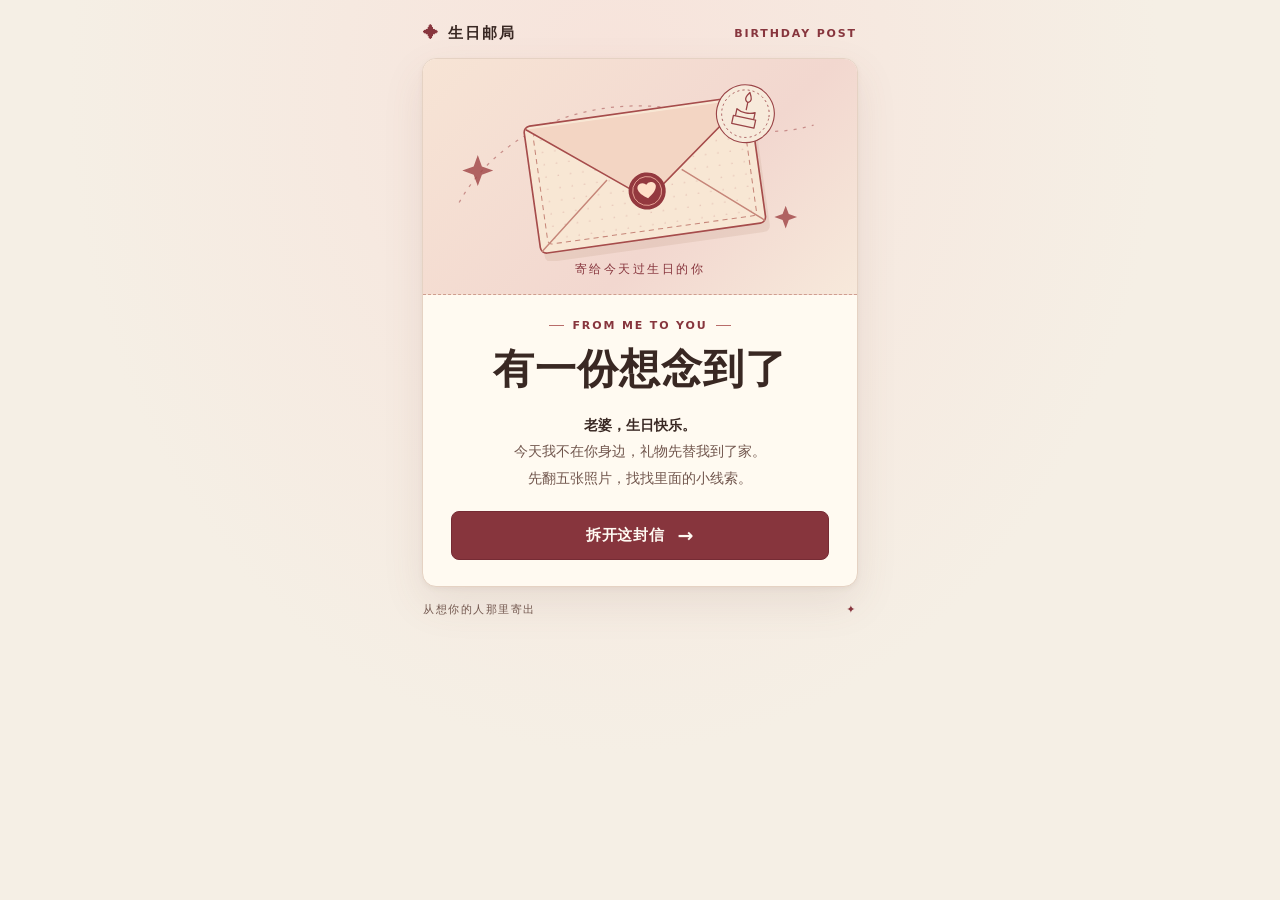
<file: index.html>
<!doctype html>
<html lang="zh-CN">
<head>
  <meta charset="utf-8">
  <meta name="viewport" content="width=device-width, initial-scale=1, viewport-fit=cover">
  <meta name="robots" content="noindex, nofollow">
  <meta name="theme-color" content="#f5efe5">
  <meta name="description" content="一封生日来信，五道照片题，一个小惊喜。">
  <title>有一份想念到了</title>
  <link rel="stylesheet" href="./style.css">
  <script src="./letter.js?v=2" defer></script>
</head>
<body>
  <main class="shell">
    <header class="masthead">
      <span class="brand"><span aria-hidden="true">✦</span> 生日邮局</span>
      <span class="edition">BIRTHDAY POST</span>
    </header>

    <section class="paper" id="welcome" aria-labelledby="welcome-title">
      <div class="art">
        <svg class="envelope" viewBox="0 0 420 194" aria-hidden="true">
          <defs>
            <pattern id="stars" width="12" height="12" patternUnits="userSpaceOnUse"><circle cx="3" cy="3" r=".8" fill="#9e4144" opacity=".2"/></pattern>
          </defs>
          <path d="M35 137c34-62 111-102 201-92 47 5 77 36 142 17" stroke="#a14749" stroke-width="1.2" stroke-dasharray="3 6" fill="none" opacity=".52"/>
          <path d="m53 91 4 11 11 4-11 4-4 11-4-11-11-4 11-4zm298 49 3 8 8 3-8 3-3 8-3-8-8-3 8-3z" fill="#a14749" opacity=".82"/>
          <g transform="translate(104 48) rotate(-8 110 57)">
            <rect x="3" y="9" width="220" height="124" rx="6" fill="#a57d69" opacity=".15"/>
            <rect width="220" height="124" rx="6" fill="#f8e7d4" stroke="#a64c4b" stroke-width="1.6"/>
            <rect x="8" y="8" width="204" height="108" rx="4" fill="url(#stars)" stroke="#c68679" stroke-dasharray="5 4"/>
            <path d="M1 122 73 62m146 60-73-60" fill="none" stroke="#c68679" stroke-width="1.4"/>
            <path d="m2 3 100 77a13 13 0 0 0 16 0L218 3" fill="#f3d5c3" stroke="#a64c4b" stroke-width="1.5"/>
            <circle cx="110" cy="78" r="18" fill="#94393f"/>
            <circle cx="110" cy="78" r="14" fill="none" stroke="#efb1a0" stroke-width=".8"/>
            <path d="M110 85c-5-3-9-7-9-11a5 5 0 0 1 9-2 5 5 0 0 1 9 2c0 4-4 8-9 11Z" fill="#ffdfc8"/>
          </g>
          <g transform="translate(312 51) rotate(12)">
            <circle r="28" fill="#f7eadb" stroke="#9a4447" stroke-width="1.1"/>
            <circle r="23" fill="none" stroke="#9a4447" stroke-width=".8" stroke-dasharray="2 3"/>
            <path d="M-11 4h22v8h-22zM-9 4v-7c5 3 13 3 18 0v7M0-4v-7m0 0c-5-2-2-7 0-10 3 5 4 8 0 10Z" fill="none" stroke="#9a4447" stroke-width="1.25" stroke-linecap="round" stroke-linejoin="round"/>
          </g>
        </svg>
        <div class="postmark">寄给今天过生日的你</div>
      </div>
      <div class="letter">
        <p class="eyebrow"><span></span> FROM ME TO YOU <span></span></p>
        <h1 id="welcome-title">有一份想念到了</h1>
        <p class="intro"><strong>老婆，生日快乐。</strong><br>今天我不在你身边，礼物先替我到了家。<br>先翻五张照片，找找里面的小线索。</p>
        <button type="button" class="primary" id="start">拆开这封信 <span aria-hidden="true">→</span></button>
        <p class="feedback" id="open-error" role="status" hidden>请用生日卡上的二维码打开这封信。</p>
      </div>
    </section>

    <section class="paper quiz" id="quiz" aria-labelledby="question" hidden>
      <div class="quiz-top">
        <span id="counter"></span>
        <span class="segments" id="segments" aria-hidden="true"></span>
      </div>
      <p class="eyebrow plain" id="station"></p>
      <figure class="photo">
        <button type="button" class="photo-button" id="photo-view" aria-label="放大这一题的照片" disabled>
          <img id="question-photo" alt="" hidden>
          <span id="photo-loading" role="status">正在取出这张照片…</span>
        </button>
        <figcaption>点照片放大</figcaption>
      </figure>
      <h2 id="question" tabindex="-1"></h2>
      <div class="choices" id="choices" role="group" aria-labelledby="question"></div>
      <p class="feedback" id="feedback" role="status"></p>
      <button type="button" class="primary" id="next" hidden></button>
    </section>

    <section class="paper reveal" id="reveal" aria-labelledby="reveal-title" hidden>
      <p class="eyebrow"><span></span> 第二关 · 找纸条 <span></span></p>
      <h2 id="reveal-title" tabindex="-1">照片里的线索</h2>
      <div class="clue-photo">
        <button class="photo-button" type="button" id="second-view" aria-label="放大第二关的线索照片" hidden><img id="second-photo" alt="第二关的线索照片"></button>
        <p class="photo-pending" id="photo-pending">这里会放上第二关的照片</p>
      </div>
      <p class="paper-trail">去找照片里的地方。<br>那里有一张纸条，等你打开第三关。</p>
    </section>

    <footer class="foot"><span>从想你的人那里寄出</span><span aria-hidden="true">✦</span></footer>
  </main>
  <dialog id="photo-dialog" aria-label="放大的照片">
    <button id="close-photo" type="button" aria-label="关闭照片">×</button>
    <img id="large-photo" alt="">
  </dialog>
</body>
</html>
</file>
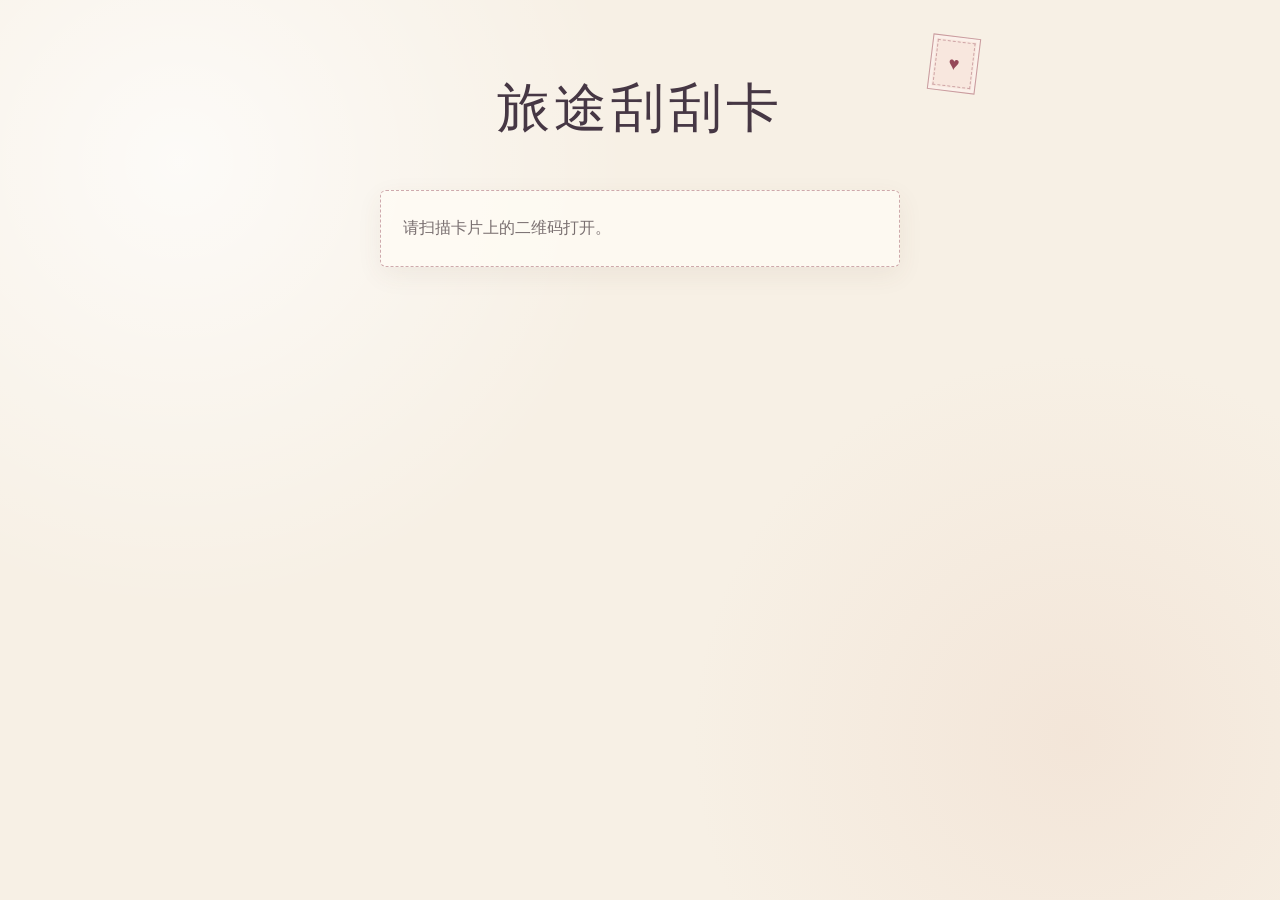
<file: scratch-xazkgrw4uv/index.html>
<!doctype html>
<html lang="zh-CN">
  <head>
    <meta charset="utf-8">
    <meta name="viewport" content="width=device-width, initial-scale=1, viewport-fit=cover">
    <meta name="theme-color" content="#f5efe4">
    <title>旅途刮刮卡</title>
    <link rel="stylesheet" href="scratch.css">
  </head>
  <body>
    <main class="letter-shell">
      <header class="letter-header">
        <div class="stamp" aria-hidden="true">♥</div>
        <h1>旅途刮刮卡</h1>
      </header>

      <section class="message-area">
        <div id="guide" class="guide" hidden>
          <p>请扫描卡片上的二维码打开。</p>
        </div>

        <div id="scratch-panel" class="scratch-panel" hidden>
          <div class="scratch-card-wrap">
            <div class="scratch-card">
              <div id="poem-paper" class="poem-paper" aria-hidden="true">
                <p id="poem-line-one" class="poem-line"></p>
                <p id="poem-line-two" class="poem-line"></p>
              </div>
              <canvas
                id="scratch-canvas"
                class="scratch-canvas"
                role="button"
                tabindex="0"
                aria-label="刮开生日卡片，或按 Enter 键揭晓"
              ></canvas>
            </div>
          </div>

          <p id="scratch-status" class="scratch-status" role="status">用手指或鼠标在卡面上来回刮。</p>
          <button id="reveal-button" class="reveal-button" type="button">直接揭晓</button>
        </div>
      </section>
    </main>

    <script src="scratch.js" defer></script>
  </body>
</html>
</file>
<file: style.css>
:root {
  color-scheme: light;
  --bg: #f5efe5;
  --paper: #fffaf1;
  --ink: #392823;
  --muted: #71564d;
  --red: #87353d;
  --line: #e5d2c3;
  --serif: "Songti SC", "Noto Serif CJK SC", "SimSun", serif;
  font-family: "PingFang SC", "Microsoft YaHei", "Noto Sans CJK SC", system-ui, sans-serif;
  color: var(--ink);
  background: var(--bg);
}
* { box-sizing: border-box; }
[hidden] { display: none !important; }
body {
  margin: 0;
  min-width: 0;
  min-height: 100vh;
  background: radial-gradient(ellipse at 48% 10%, #f7e3db, transparent 58%), var(--bg);
}
button, summary { -webkit-tap-highlight-color: transparent; }
button { font: inherit; cursor: pointer; }
button:focus-visible, summary:focus-visible { outline: 3px solid #9b5a30; outline-offset: 4px; }
.shell { width: min(100%, 500px); padding: 20px clamp(14px, 5vw, 32px) 20px; margin: 0 auto; }
.masthead, .foot { display: flex; align-items: center; justify-content: space-between; }
.masthead { padding: 4px 1px 15px; }
.brand { font-family: var(--serif); font-weight: 700; font-size: 15px; letter-spacing: .12em; }
.brand span { color: var(--red); margin-right: 3px; }
.edition, .quiz-top { font-size: 11px; letter-spacing: .17em; font-weight: 750; color: var(--red); }
.paper {
  border: 1px solid var(--line);
  border-radius: 14px;
  background: var(--paper);
  box-shadow: 0 16px 42px #744c411a, 0 2px 5px #744c4110;
  overflow: hidden;
}
.art {
  position: relative;
  background: linear-gradient(135deg, #f7e4d5, #f2d7cf 62%, #f7e9db);
  border-bottom: 1px dashed #cf9e8f;
  padding: 2px 0 8px;
}
.envelope { display: block; width: 100%; max-height: 203px; }
.postmark { text-align: center; font-family: var(--serif); font-size: 12px; letter-spacing: .21em; color: var(--red); padding-bottom: 8px; }
.letter, .reveal { text-align: center; padding: 24px clamp(16px, 5vw, 28px) 26px; }
.eyebrow {
  font-size: 11px; color: var(--red); font-weight: 750; letter-spacing: .17em;
  margin: 0 0 10px; display: flex; align-items: center; justify-content: center; gap: 8px;
}
.eyebrow span { width: 15px; height: 1px; background: #b86c6a; }
h1, h2 { font-family: var(--serif); margin: 0; font-weight: 800; line-height: 1.35; }
h1 { font-size: clamp(27px, 8.1vw, 41px); letter-spacing: .025em; }
h2 { font-size: clamp(23px, 6.6vw, 32px); }
.intro { margin: 14px 0 19px; color: var(--muted); font-size: 14px; line-height: 1.9; }
.intro strong { color: var(--ink); }
.primary {
  width: 100%; border: 1px solid #752b34; border-radius: 8px; background: var(--red); color: #fffaf3;
  min-height: 49px; padding: 10px 14px; font-size: 15px; font-weight: 750; letter-spacing: .045em;
  display: flex; align-items: center; justify-content: center; gap: 13px;
}
.primary:hover { background: #6f2832; }
.primary span { font-size: 19px; line-height: 1; }
.foot { color: var(--muted); font-size: 11px; letter-spacing: .14em; padding: 15px 1px 0; }
.foot span:last-child { color: var(--red); }
.quiz { padding: clamp(19px, 5.8vw, 28px); }
.quiz-top {
  display: flex; align-items: center; justify-content: space-between; gap: 12px;
  padding-bottom: 14px; border-bottom: 1px dashed var(--line); margin-bottom: 22px;
}
.segments { display: flex; gap: 5px; }
.segments i { background: #e8d6ca; width: 18px; height: 4px; border-radius: 4px; }
.segments .active { background: var(--red); }
.eyebrow.plain { justify-content: flex-start; margin-bottom: 9px; }
.quiz h2 { outline: none; line-height: 1.45; font-size: clamp(20px, 5.7vw, 27px); }
.photo { margin: 0 0 11px; }
.photo-button {
  display: grid; place-items: center; width: 100%; padding: 0; border: 1px solid var(--line);
  border-radius: 8px; background: #f5eadd; min-height: 132px; overflow: hidden; color: var(--muted);
}
.photo-button:disabled { cursor: default; }
.photo-button img { display: block; width: 100%; height: clamp(185px, 52vw, 265px); object-fit: contain; }
.photo figcaption { color: var(--muted); font-size: 11px; padding-top: 4px; text-align: right; }
#photo-dialog {
  max-width: min(95vw, 760px); max-height: 92vh; padding: 0; border: 0; border-radius: 8px; background: #251a18;
}
#photo-dialog::backdrop { background: #221813d9; }
#photo-dialog img { display: block; max-width: 100%; max-height: 88vh; object-fit: contain; }
#close-photo {
  position: absolute; top: 6px; right: 6px; border: 1px solid #fffa; border-radius: 50%;
  width: 38px; height: 38px; font-size: 24px; line-height: 1; background: #241714d9; color: #fff;
}
.choices { display: grid; gap: 9px; margin-top: 18px; }
.choice {
  display: flex; align-items: center; gap: 10px; width: 100%; min-height: 51px;
  border: 1px solid var(--line); border-radius: 8px; background: #fffdf8;
  color: var(--ink); text-align: left; line-height: 1.5; padding: 9px 11px; font-size: 15px;
}
.choice:hover:not(:disabled) { border-color: var(--red); }
.choice:disabled { cursor: default; }
.choice .badge {
  display: grid; place-items: center; flex: 0 0 25px; height: 25px; border-radius: 50%;
  background: #f2e5d9; color: #673a38; font-size: 12px; font-weight: 800;
}
.choice.miss { border-style: dashed; color: #79635b; background: #f9f3eb; }
.choice.hit { border-color: #627158; background: #edf3e9; }
.choice.hit .badge { background: #51664b; color: white; }
.feedback { margin: 12px 0; color: var(--red); min-height: 1.55em; line-height: 1.55; font-size: 13px; }
.feedback.correct { color: #42533b; }
.reveal { padding-top: 24px; }
.reveal h2 { outline: none; }
.clue-photo { margin: 16px 0 12px; }
.photo-pending {
  display: grid; place-items: center; min-height: 150px; margin: 0; border: 1px dashed #c89586;
  border-radius: 8px; background: #f8ecdf; color: var(--muted); font-size: 14px;
}
.paper-trail { margin: 0; color: var(--muted); font-size: 14px; line-height: 1.9; }
</file>
<file: scratch-xazkgrw4uv/scratch.css>
:root {
  color-scheme: light;
  --paper: #f7f0e5;
  --ink: #3c3541;
  --muted: #796f70;
  --rose-deep: #954858;
  --shadow: 0 24px 60px rgba(97, 64, 51, 0.14);
  font-family: "Noto Serif SC", "Songti SC", "STSong", serif;
}

* {
  box-sizing: border-box;
}

html {
  min-height: 100%;
  background: var(--paper);
}

body {
  min-height: 100vh;
  margin: 0;
  color: var(--ink);
  background:
    radial-gradient(circle at 14% 18%, rgba(255, 255, 255, 0.72), transparent 28rem),
    radial-gradient(circle at 84% 82%, rgba(227, 187, 166, 0.2), transparent 24rem),
    var(--paper);
}

button,
canvas {
  -webkit-tap-highlight-color: transparent;
}

.letter-shell {
  width: min(100% - 32px, 700px);
  min-height: 100vh;
  margin: 0 auto;
  padding: 28px 0 24px;
  display: flex;
  flex-direction: column;
}

.letter-header {
  position: relative;
  padding: 48px 12px 30px;
  text-align: center;
}

.stamp {
  position: absolute;
  top: 8px;
  right: 12px;
  width: 48px;
  height: 56px;
  display: grid;
  place-items: center;
  color: var(--rose-deep);
  font-size: 1.15rem;
  border: 1px solid rgba(149, 72, 88, 0.48);
  background: rgba(249, 228, 220, 0.74);
  transform: rotate(7deg);
  box-shadow: inset 0 0 0 3px rgba(255, 255, 255, 0.36);
}

.stamp::before {
  content: "";
  position: absolute;
  inset: 4px;
  border: 1px dashed rgba(149, 72, 88, 0.42);
}

h1 {
  max-width: 540px;
  margin: 0 auto;
  color: #463744;
  font-size: clamp(2rem, 7vw, 3.3rem);
  font-weight: 500;
  letter-spacing: 0.08em;
  line-height: 1.22;
}

.message-area {
  flex: 1;
  display: grid;
  align-content: start;
}

.guide {
  width: min(100%, 520px);
  margin: 20px auto 30px;
  padding: 23px 22px;
  border: 1px dashed rgba(149, 72, 88, 0.45);
  border-radius: 6px;
  color: var(--muted);
  background: rgba(255, 252, 246, 0.72);
  box-shadow: 0 8px 26px rgba(97, 64, 51, 0.07);
  line-height: 1.8;
}

.guide[hidden],
.scratch-panel[hidden] {
  display: none;
}

.guide p {
  margin: 0;
}

.scratch-panel {
  width: min(100%, 560px);
  margin: 4px auto 30px;
  text-align: center;
}

.scratch-card-wrap {
  position: relative;
  padding: 14px;
  background: rgba(255, 252, 246, 0.68);
  box-shadow: var(--shadow);
}

.scratch-card-wrap::before,
.scratch-card-wrap::after {
  content: "";
  position: absolute;
  z-index: 2;
  width: 76px;
  height: 20px;
  background: rgba(211, 176, 117, 0.36);
  pointer-events: none;
}

.scratch-card-wrap::before {
  top: 6px;
  left: -18px;
  transform: rotate(-36deg);
}

.scratch-card-wrap::after {
  right: -18px;
  bottom: 7px;
  transform: rotate(-36deg);
}

.scratch-card {
  position: relative;
  width: 100%;
  overflow: hidden;
  aspect-ratio: 1.45 / 1;
  border: 1px solid rgba(114, 83, 69, 0.24);
  background: #f8f1e7;
}

.scratch-card::before,
.scratch-card::after {
  content: "";
  position: absolute;
  z-index: 1;
  pointer-events: none;
}

.scratch-card::before {
  inset: 12px;
  border: 1px solid rgba(149, 72, 88, 0.18);
}

.scratch-card::after {
  top: 22px;
  right: 26px;
  width: 68px;
  height: 68px;
  border: 1px solid rgba(149, 72, 88, 0.22);
  border-radius: 50%;
  transform: rotate(14deg);
}

.poem-paper,
.scratch-canvas {
  position: absolute;
  inset: 0;
  width: 100%;
  height: 100%;
}

.poem-paper {
  z-index: 0;
  display: flex;
  flex-direction: column;
  justify-content: center;
  gap: 8px;
  padding: 28px 12%;
  overflow: hidden;
  background:
    linear-gradient(90deg, rgba(199, 154, 113, 0.07) 1px, transparent 1px) 0 0 / 28px 28px,
    linear-gradient(rgba(199, 154, 113, 0.07) 1px, transparent 1px) 0 0 / 28px 28px,
    #fffaf1;
}

.poem-line {
  position: relative;
  z-index: 1;
  max-width: 100%;
  margin: 0;
  color: #493b43;
  font-size: clamp(1rem, 4.5vw, 1.65rem);
  letter-spacing: 0.055em;
  line-height: 1.65;
  overflow-wrap: anywhere;
}

.scratch-canvas {
  z-index: 3;
  display: block;
  cursor: crosshair;
  touch-action: none;
  outline: none;
}

.scratch-canvas:focus-visible {
  box-shadow: inset 0 0 0 3px rgba(75, 119, 152, 0.82);
}

.scratch-canvas[aria-disabled="true"] {
  pointer-events: none;
}

.scratch-status {
  min-height: 1.7em;
  margin: 17px 8px 10px;
  color: var(--muted);
  font-family: ui-sans-serif, -apple-system, BlinkMacSystemFont, "Segoe UI", sans-serif;
  font-size: 0.82rem;
  line-height: 1.55;
}

.scratch-status.is-revealed {
  color: var(--rose-deep);
}

.reveal-button {
  min-height: 42px;
  margin: 0 auto;
  padding: 9px 18px;
  border: 1px solid rgba(149, 72, 88, 0.42);
  border-radius: 999px;
  color: var(--rose-deep);
  background: rgba(255, 248, 241, 0.76);
  font: inherit;
  font-family: ui-sans-serif, -apple-system, BlinkMacSystemFont, "Segoe UI", sans-serif;
  font-size: 0.8rem;
  letter-spacing: 0.05em;
  cursor: pointer;
}

.reveal-button:hover {
  background: #fffaf4;
}

.reveal-button:focus-visible {
  outline: 3px solid rgba(75, 119, 152, 0.46);
  outline-offset: 3px;
}

@media (max-width: 520px) {
  .letter-shell {
    width: min(100% - 22px, 700px);
    padding-top: 18px;
  }

  .letter-header {
    padding-top: 43px;
    padding-bottom: 23px;
  }

  .stamp {
    top: 16px;
    right: 0;
    transform: rotate(6deg) scale(0.9);
    transform-origin: top right;
  }

  .scratch-card-wrap {
    padding: 9px;
  }

  .scratch-card-wrap::before,
  .scratch-card-wrap::after {
    width: 56px;
  }

  .scratch-card-wrap::before {
    left: -7px;
  }

  .scratch-card-wrap::after {
    right: -7px;
  }

  .scratch-card::before {
    inset: 8px;
  }

  .poem-paper {
    padding-inline: 8%;
  }
}

@media (prefers-reduced-motion: reduce) {
  *,
  *::before,
  *::after {
    scroll-behavior: auto !important;
    transition-duration: 0.01ms !important;
    animation-duration: 0.01ms !important;
  }
}
</file>
